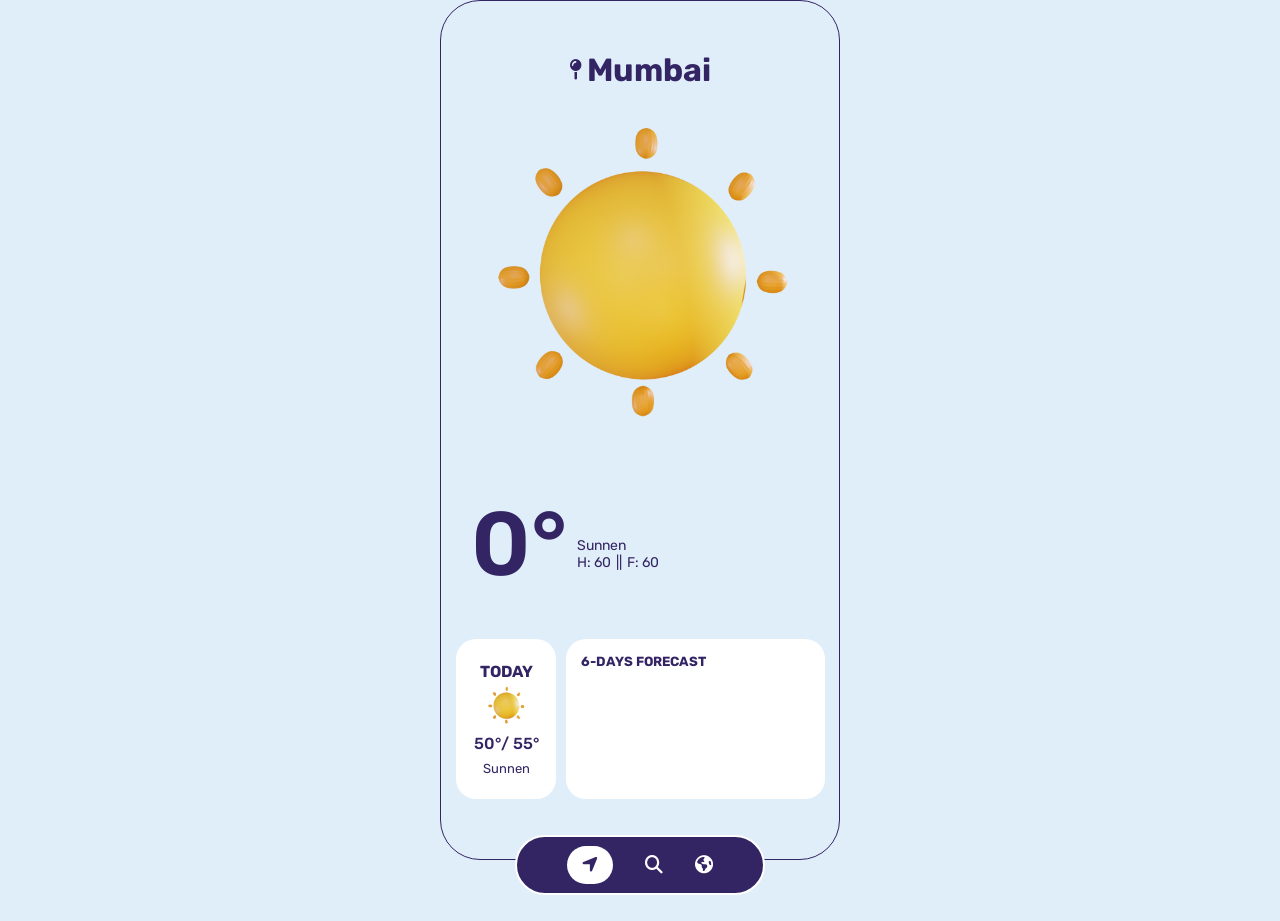
<file: weather/index.html>
<!DOCTYPE html>
<html lang="en">
  <head>
    <meta charset="UTF-8" />
    <meta name="viewport" content="width=device-width, initial-scale=1.0" />
    <!-- links -->
    <link rel="icon" type="png" href="img/icon.png" />
    <link
      rel="stylesheet"
      href="https://cdnjs.cloudflare.com/ajax/libs/font-awesome/6.4.0/css/all.min.css"
    />
    <link rel="stylesheet" href="css/style.css" />
    <!-- Title -->
    <title>Weather App</title>
  </head>

  <body>
    <div class="pc">
      <!-- nav section -->
      <nav>
        <ul>
          <li>
            <a class="active" href="index.html"
              ><i class="fa-solid fa-location-arrow"></i
            ></a>
          </li>
          <li>
            <a href="search.html"
              ><i class="fa-solid fa-magnifying-glass"></i
            ></a>
          </li>
          <li>
            <a href="world.html"><i class="fa-solid fa-earth-americas"></i></a>
          </li>
        </ul>
      </nav>
      <!-- main section -->
      <div id="screen">
        <!-- city name -->
        <div class="city-name">
          <i class="fa-solid fa-map-pin"></i>
          <h1 id="city-name">Mumbai</h1>
        </div>
        <!-- weather icon -->
        <div class="weather-icon-css">
          <img class="weather-icon" src="img/sun.png" />
        </div>
        <!-- weather details -->
        <div class="weather-description">
          <div class="show-metric" id="metric">0°</div>
          <div class="weather-details">
            <div class="weather-main" id="weather-main">Sunnen</div>
            <div class="h-f">
              <div class="show-humidity">H: <span id="humidity">60</span></div>
              ||
              <div class="show-humidity">
                F: <span id="feels-like">60</span>
              </div>
            </div>
          </div>
        </div>
        <!-- Today-forecast -->
        <div class="forcasts-box">
          <div class="today-forecast">
            <h4>TODAY</h4>
            <div class="weather-icon-today">
              <img class="weather-icons" src="img/sun.png" />
            </div>
            <div class="temp-today">
              <span id="temp-min-today">50°</span><span>/ </span
              ><span id="temp-max-today">55°</span>
            </div>
            <div class="weather-main-today" id="weather-main">Sunnen</div>
          </div>

          <!-- 5day Forecast -->
          <div class="forecast">
            <h5>6-DAYS FORECAST</h5>
            <div id="forecast-box"></div>
          </div>
        </div>
      </div>
    </div>
    <!-- script -->
    <script src="js/main.js"></script>
  </body>
</html>
</file>
<file: weather/css/style.css>
@import url("https://fonts.googleapis.com/css2?family=Rubik:ital,wght@0,300..900;1,300..900&display=swap");
* {
  padding: 0;
  margin: 0;
  box-sizing: border-box;
  list-style: none;
  font-family: "Rubik", sans-serif;
}
:root {
  --font-color-main: #332464;
  --white-color: #fff;
}
body {
  background-color: #e0eefa;
}
.pc {
  width: 400px;
  height: 860px;
  margin-left: auto;
  margin-right: auto;
  border: 1px solid var(--font-color-main);
  border-radius: 40px;
}

nav {
  position: fixed;
  left: 0;
  right: 0;
  margin: 0 auto;
  width: fit-content;
  bottom: 5px;
  display: flex;
  justify-content: center;
  align-items: center;
  width: 250px;
  height: 60px;
  border-radius: 40px;
  border: 2px solid var(--white-color);
  background-color: var(--font-color-main);
}
nav ul {
  display: flex;
  gap: 2pc;
}
nav ul li a {
  color: var(--white-color);
  font-size: 18px;
}
.active {
  background-color: var(--white-color);
  color: var(--font-color-main);
  border-radius: 100px;
  padding: 8px 15px;
}

#screen {
  width: 100%;
  height: 100vh;
  margin: 20px 0;
}
.city-name {
  color: var(--font-color-main);
  display: flex;
  justify-content: center;
  align-items: center;
  padding-top: 30px;
  gap: 5px;
}
.city-name i {
  font-size: 20px;
}
.weather-icon-css {
  display: flex;
  justify-content: center;
  align-items: center;
  width: 100%;
  height: 350px;
  margin-top: 10px;
}
.weather-icon-css img {
  width: 80%;
}
.weather-description {
  height: 150px;
  margin-top: 20px;
  display: flex;
  align-items: center;
  color: var(--font-color-main);
  /* border: 1px solid #000; */
}
.show-metric {
  padding-left: 30px;
  font-size: 90px;
  font-weight: 550;
}
.weather-details {
  font-size: 14px;
  margin: 50px 20px 30px 10px;
  width: 100px;
  display: flex;
  flex-direction: column;
}
.weather-details .h-f {
  display: flex;
  gap: 5px;
}
.forcasts-box {
  display: flex;
  margin: 20px 0;
  color: var(--font-color-main);
}
.today-forecast {
  width: 100px;
  height: 160px;
  border-radius: 20px;
  margin-left: 15px;
  display: flex;
  gap: 5px;
  flex-direction: column;
  justify-content: center;
  align-items: center;
  background-color: var(--white-color);
}
.weather-icon-today img {
  width: 40px;
}
.temp-today {
  font-weight: 500;
}
.weather-main-today {
  padding: 3px 0 0 0;
  font-size: 13px;
  text-align: center;
}
.forecast {
  width: 65%;
  height: 160px;
  margin-left: 10px;
  border-radius: 20px;
  background-color: var(--white-color);
}
.forecast h5 {
  text-align: left;
  padding: 15px 0 0 15px;
}
#forecast-box {
  display: grid;
  grid-auto-flow: column;
  overflow-y: auto;
  gap: 10px;
  width: 95%;
  padding: 10px 12px;
  overscroll-behavior-x: contain;
  scroll-snap-type: x mandatory;
  scrollbar-width: none;
}
#forecast-box::-webkit-scrollbar {
  display: none;
}
.weather-forecast-box {
  width: 70px;
  height: 110px;
  border-radius: 15px;
  display: flex;
  text-align: center;
  flex-direction: column;
  justify-content: center;
  align-items: center;
  gap: 2px;
  flex-shrink: 0;
  align-items: center;
  border: 1px solid var(--font-color-main);
}
.day-weather {
  font-size: 15px;
}
.weather-icon-forecast img {
  width: 30px;
}
.temp-weather {
  font-size: 12px;
}
.weather-main-forecast {
  font-size: 12px;
}

@media (max-width: 400px) {
  /* 400 * 860 */
  .pc {
    border: none;
    border-radius: none;
    width: auto;
    height: auto;
  }
}
</file>
